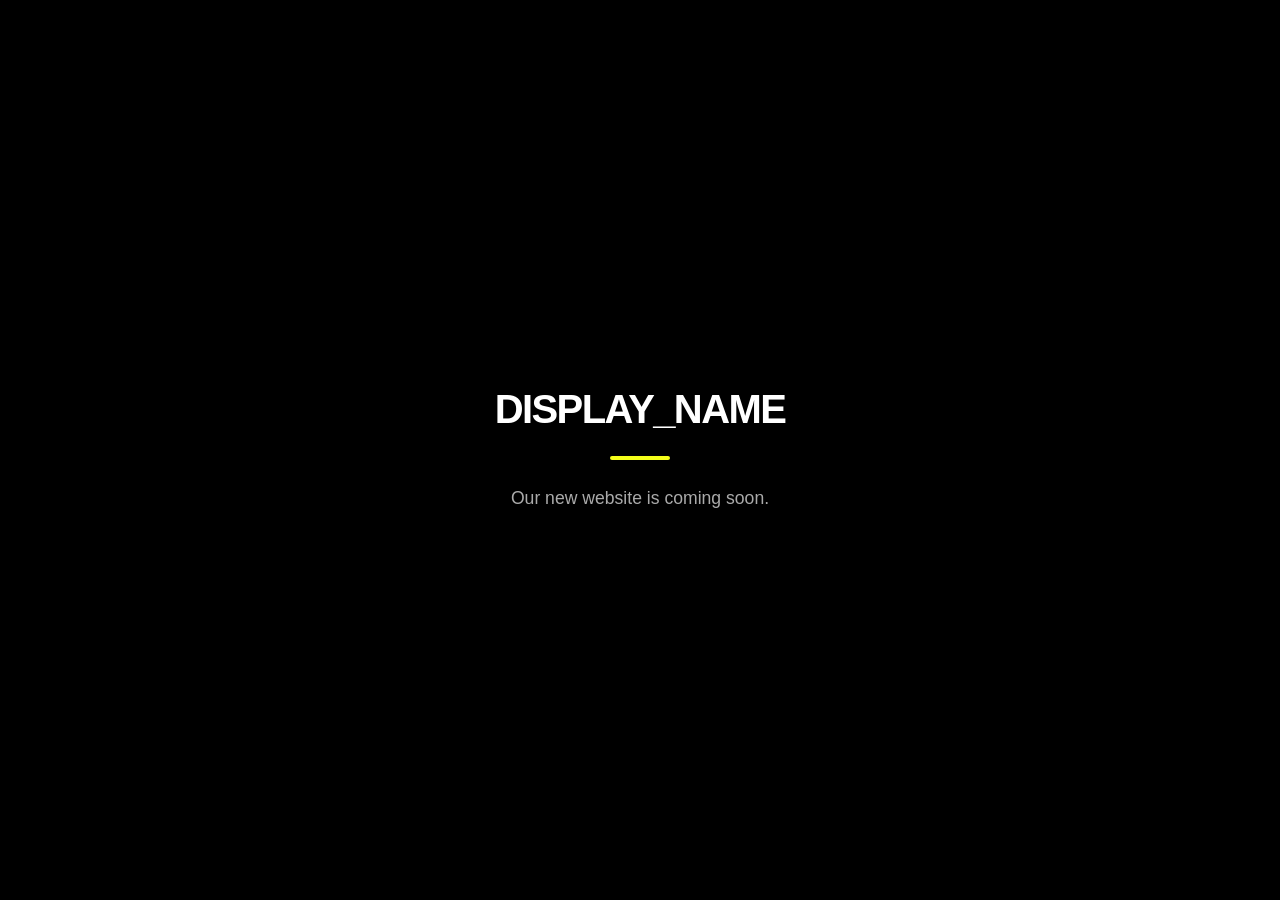
<file: coming-soon.html>
<!DOCTYPE html>
<html lang="en">
<head>
    <meta charset="UTF-8">
    <meta name="viewport" content="width=device-width, initial-scale=1.0">
    <title>Coming Soon – DISPLAY_NAME</title>
    <style>
        * { margin: 0; padding: 0; box-sizing: border-box; }
        body {
            font-family: 'Helvetica Neue', Helvetica, Arial, sans-serif;
            min-height: 100vh;
            display: flex;
            align-items: center;
            justify-content: center;
            background: #000000;
            color: #ffffff;
            text-align: center;
            padding: 2rem;
        }
        .container { max-width: 520px; }
        h1 {
            font-size: 2.5rem;
            font-weight: 700;
            text-transform: uppercase;
            letter-spacing: -0.04em;
            margin-bottom: 1rem;
        }
        p {
            font-size: 1.1rem;
            color: #aaaaaa;
            line-height: 1.6;
        }
        .bar {
            width: 60px;
            height: 4px;
            background: #f5ff1a;
            border-radius: 2px;
            margin: 1.5rem auto;
        }
    </style>
</head>
<body>
    <div class="container">
        <h1>DISPLAY_NAME</h1>
        <div class="bar"></div>
        <p>Our new website is coming soon.</p>
    </div>
</body>
</html>
</file>
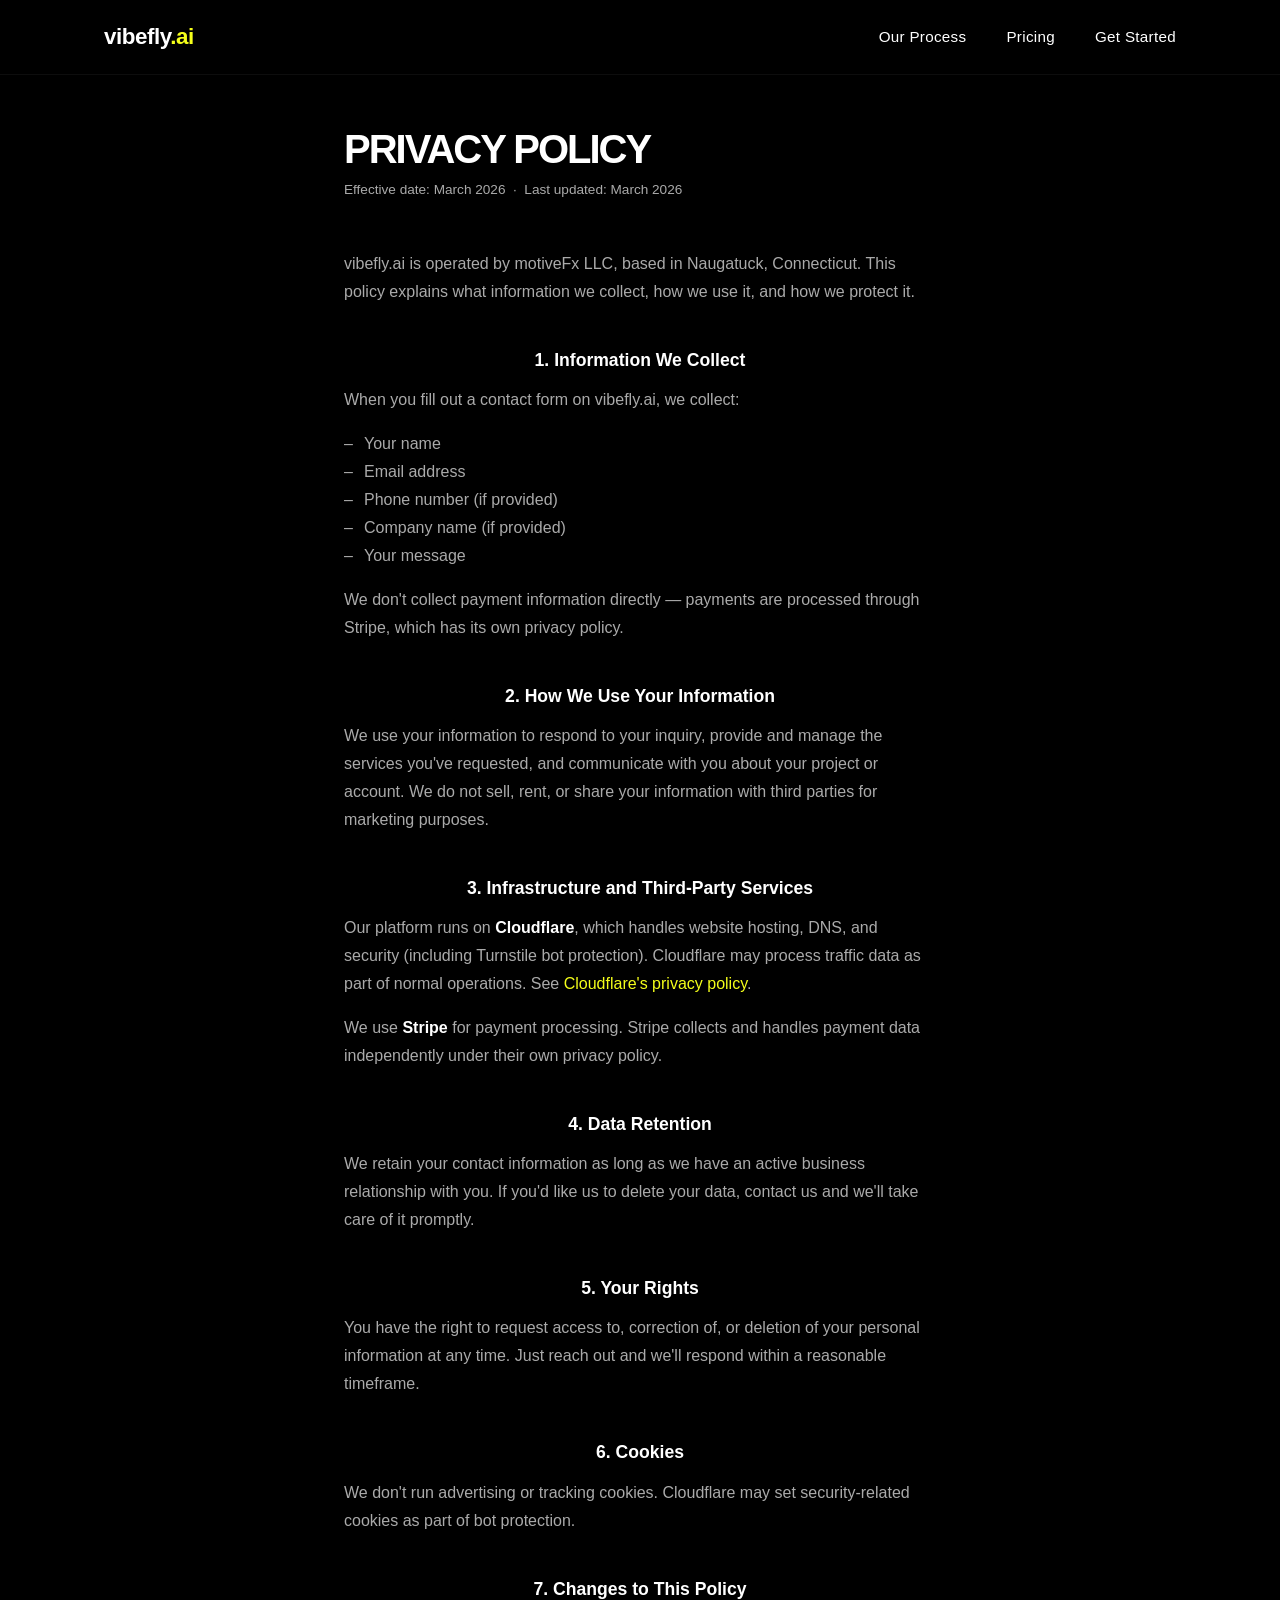
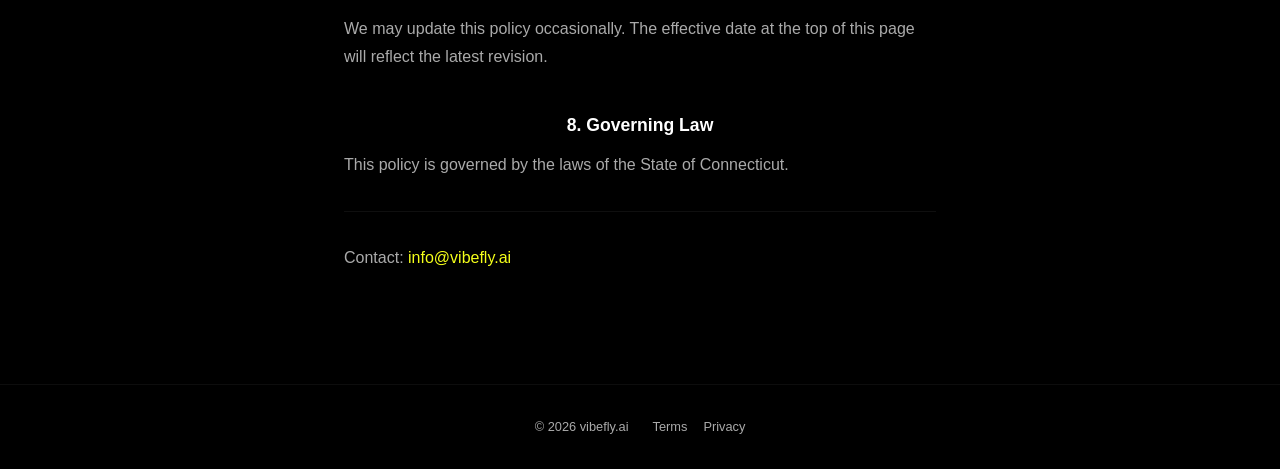
<file: htdocs/privacy.html>
<!DOCTYPE html>
<html lang="en">
<head>
    <meta charset="UTF-8">
    <meta name="viewport" content="width=device-width, initial-scale=1.0">
    <title>Privacy Policy — vibefly.ai</title>
    <meta name="description" content="Privacy Policy for vibefly.ai, a web design and hosting service by motiveFx LLC.">
    <link rel="stylesheet" href="styles.css">
    <style>
        .legal-page {
            max-width: 720px;
            margin: 0 auto;
            padding: 8rem 5% 6rem;
        }
        .legal-page h1 {
            font-size: 2.5rem;
            font-weight: 800;
            margin-bottom: 0.5rem;
            color: var(--color-text-primary);
        }
        .legal-page .legal-meta {
            font-size: 0.85rem;
            color: var(--color-text-secondary);
            margin-bottom: 3rem;
        }
        .legal-page h2 {
            font-size: 1.1rem;
            font-weight: 700;
            color: var(--color-text-primary);
            margin: 2.5rem 0 0.75rem;
        }
        .legal-page p {
            color: var(--color-text-secondary);
            line-height: 1.75;
            margin-bottom: 1rem;
        }
        .legal-page ul {
            list-style: none;
            margin: 0 0 1rem;
            padding: 0;
        }
        .legal-page ul li {
            color: var(--color-text-secondary);
            line-height: 1.75;
            padding-left: 1.25rem;
            position: relative;
        }
        .legal-page ul li::before {
            content: '–';
            position: absolute;
            left: 0;
            color: var(--color-text-secondary);
        }
        .legal-page a {
            color: var(--color-accent-neon);
        }
        .legal-page a:hover {
            text-decoration: underline;
        }
        .legal-page hr {
            border: none;
            border-top: 1px solid rgba(255,255,255,0.06);
            margin: 2rem 0;
        }
    </style>
</head>
<body class="content-loaded">

    <header class="site-header" role="banner">
        <div class="header-inner">
            <a href="/" class="logo">
                <span>vibefly</span><span class="logo-dot">.ai</span>
            </a>
            <nav class="main-nav" id="main-nav" role="navigation">
                <ul class="nav-list">
                    <li><a class="nav-link" href="/#how-it-works">Our Process</a></li>
                    <li><a class="nav-link" href="/#pricing">Pricing</a></li>
                    <li><a class="nav-link" href="/#contact">Get Started</a></li>
                </ul>
            </nav>
        </div>
    </header>

    <main class="legal-page">
        <h1>Privacy Policy</h1>
        <p class="legal-meta">Effective date: March 2026 &nbsp;·&nbsp; Last updated: March 2026</p>

        <p>vibefly.ai is operated by motiveFx LLC, based in Naugatuck, Connecticut. This policy explains what information we collect, how we use it, and how we protect it.</p>

        <h2>1. Information We Collect</h2>
        <p>When you fill out a contact form on vibefly.ai, we collect:</p>
        <ul>
            <li>Your name</li>
            <li>Email address</li>
            <li>Phone number (if provided)</li>
            <li>Company name (if provided)</li>
            <li>Your message</li>
        </ul>
        <p>We don't collect payment information directly — payments are processed through Stripe, which has its own privacy policy.</p>

        <h2>2. How We Use Your Information</h2>
        <p>We use your information to respond to your inquiry, provide and manage the services you've requested, and communicate with you about your project or account. We do not sell, rent, or share your information with third parties for marketing purposes.</p>

        <h2>3. Infrastructure and Third-Party Services</h2>
        <p>Our platform runs on <strong style="color:var(--color-text-primary)">Cloudflare</strong>, which handles website hosting, DNS, and security (including Turnstile bot protection). Cloudflare may process traffic data as part of normal operations. See <a href="https://www.cloudflare.com/privacypolicy/" target="_blank" rel="noopener">Cloudflare's privacy policy</a>.</p>
        <p>We use <strong style="color:var(--color-text-primary)">Stripe</strong> for payment processing. Stripe collects and handles payment data independently under their own privacy policy.</p>

        <h2>4. Data Retention</h2>
        <p>We retain your contact information as long as we have an active business relationship with you. If you'd like us to delete your data, contact us and we'll take care of it promptly.</p>

        <h2>5. Your Rights</h2>
        <p>You have the right to request access to, correction of, or deletion of your personal information at any time. Just reach out and we'll respond within a reasonable timeframe.</p>

        <h2>6. Cookies</h2>
        <p>We don't run advertising or tracking cookies. Cloudflare may set security-related cookies as part of bot protection.</p>

        <h2>7. Changes to This Policy</h2>
        <p>We may update this policy occasionally. The effective date at the top of this page will reflect the latest revision.</p>

        <h2>8. Governing Law</h2>
        <p>This policy is governed by the laws of the State of Connecticut.</p>

        <hr>
        <p>Contact: <a href="mailto:info@vibefly.ai">info@vibefly.ai</a></p>
    </main>

    <footer class="site-footer">
        <p class="footer-copy">© 2026 vibefly.ai</p>
        <nav class="footer-legal" aria-label="Legal">
            <a href="/terms">Terms</a>
            <a href="/privacy">Privacy</a>
        </nav>
    </footer>

</body>
</html>
</file>
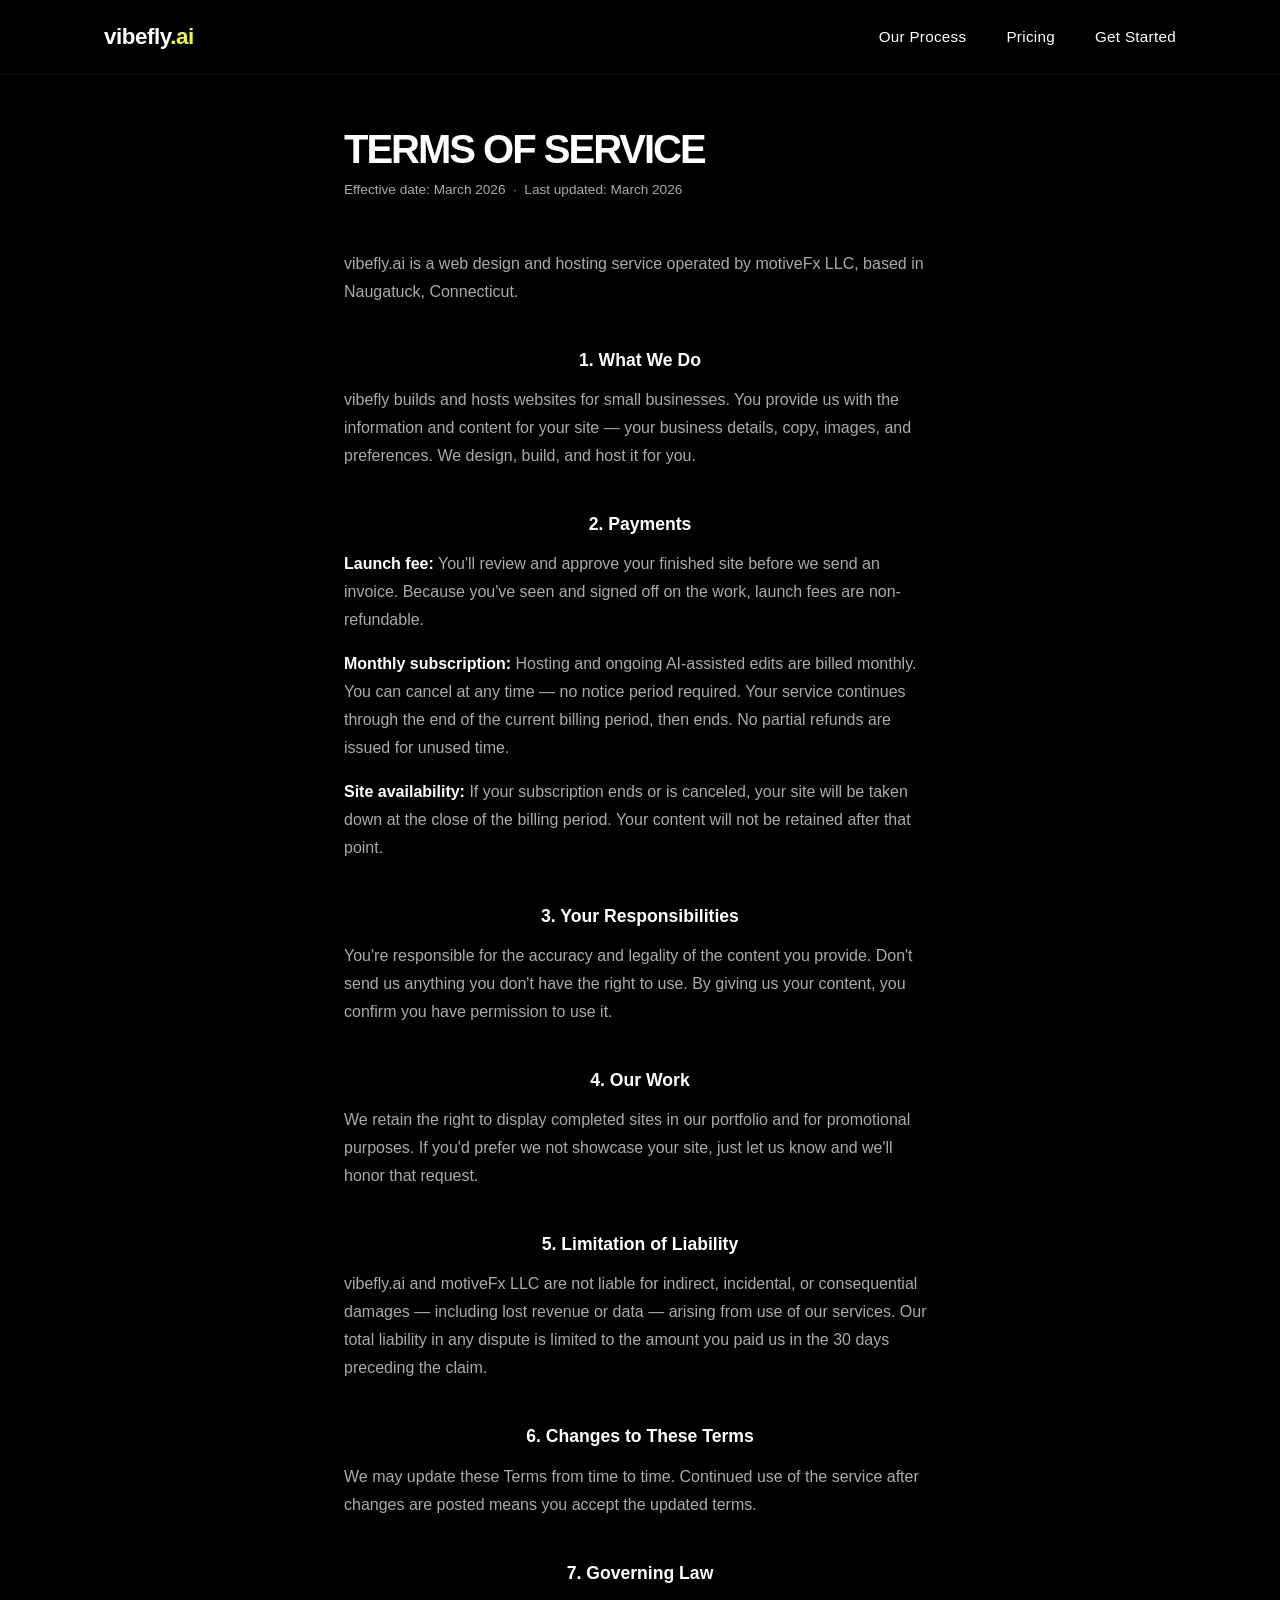
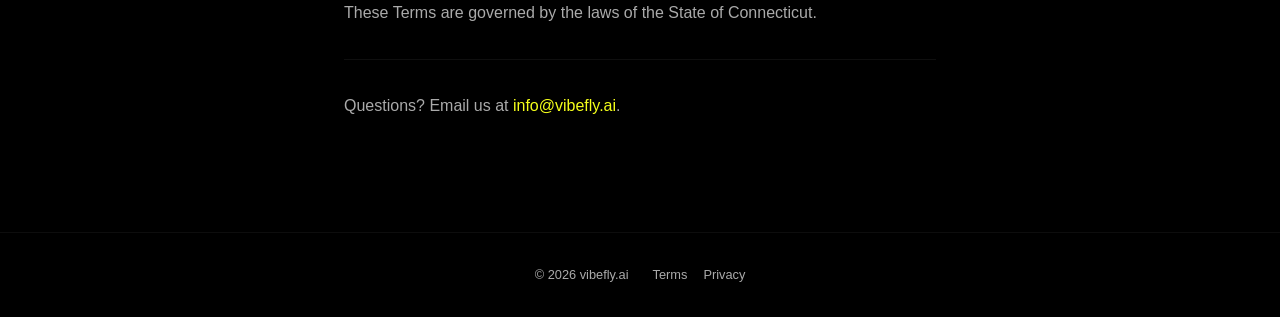
<file: htdocs/terms.html>
<!DOCTYPE html>
<html lang="en">
<head>
    <meta charset="UTF-8">
    <meta name="viewport" content="width=device-width, initial-scale=1.0">
    <title>Terms of Service — vibefly.ai</title>
    <meta name="description" content="Terms of Service for vibefly.ai, a web design and hosting service by motiveFx LLC.">
    <link rel="stylesheet" href="styles.css">
    <style>
        .legal-page {
            max-width: 720px;
            margin: 0 auto;
            padding: 8rem 5% 6rem;
        }
        .legal-page h1 {
            font-size: 2.5rem;
            font-weight: 800;
            margin-bottom: 0.5rem;
            color: var(--color-text-primary);
        }
        .legal-page .legal-meta {
            font-size: 0.85rem;
            color: var(--color-text-secondary);
            margin-bottom: 3rem;
        }
        .legal-page h2 {
            font-size: 1.1rem;
            font-weight: 700;
            color: var(--color-text-primary);
            margin: 2.5rem 0 0.75rem;
        }
        .legal-page p {
            color: var(--color-text-secondary);
            line-height: 1.75;
            margin-bottom: 1rem;
        }
        .legal-page a {
            color: var(--color-accent-neon);
        }
        .legal-page a:hover {
            text-decoration: underline;
        }
        .legal-page hr {
            border: none;
            border-top: 1px solid rgba(255,255,255,0.06);
            margin: 2rem 0;
        }
    </style>
</head>
<body class="content-loaded">

    <header class="site-header" role="banner">
        <div class="header-inner">
            <a href="/" class="logo">
                <span>vibefly</span><span class="logo-dot">.ai</span>
            </a>
            <nav class="main-nav" id="main-nav" role="navigation">
                <ul class="nav-list">
                    <li><a class="nav-link" href="/#how-it-works">Our Process</a></li>
                    <li><a class="nav-link" href="/#pricing">Pricing</a></li>
                    <li><a class="nav-link" href="/#contact">Get Started</a></li>
                </ul>
            </nav>
        </div>
    </header>

    <main class="legal-page">
        <h1>Terms of Service</h1>
        <p class="legal-meta">Effective date: March 2026 &nbsp;·&nbsp; Last updated: March 2026</p>

        <p>vibefly.ai is a web design and hosting service operated by motiveFx LLC, based in Naugatuck, Connecticut.</p>

        <h2>1. What We Do</h2>
        <p>vibefly builds and hosts websites for small businesses. You provide us with the information and content for your site — your business details, copy, images, and preferences. We design, build, and host it for you.</p>

        <h2>2. Payments</h2>
        <p><strong style="color:var(--color-text-primary)">Launch fee:</strong> You'll review and approve your finished site before we send an invoice. Because you've seen and signed off on the work, launch fees are non-refundable.</p>
        <p><strong style="color:var(--color-text-primary)">Monthly subscription:</strong> Hosting and ongoing AI-assisted edits are billed monthly. You can cancel at any time — no notice period required. Your service continues through the end of the current billing period, then ends. No partial refunds are issued for unused time.</p>
        <p><strong style="color:var(--color-text-primary)">Site availability:</strong> If your subscription ends or is canceled, your site will be taken down at the close of the billing period. Your content will not be retained after that point.</p>

        <h2>3. Your Responsibilities</h2>
        <p>You're responsible for the accuracy and legality of the content you provide. Don't send us anything you don't have the right to use. By giving us your content, you confirm you have permission to use it.</p>

        <h2>4. Our Work</h2>
        <p>We retain the right to display completed sites in our portfolio and for promotional purposes. If you'd prefer we not showcase your site, just let us know and we'll honor that request.</p>

        <h2>5. Limitation of Liability</h2>
        <p>vibefly.ai and motiveFx LLC are not liable for indirect, incidental, or consequential damages — including lost revenue or data — arising from use of our services. Our total liability in any dispute is limited to the amount you paid us in the 30 days preceding the claim.</p>

        <h2>6. Changes to These Terms</h2>
        <p>We may update these Terms from time to time. Continued use of the service after changes are posted means you accept the updated terms.</p>

        <h2>7. Governing Law</h2>
        <p>These Terms are governed by the laws of the State of Connecticut.</p>

        <hr>
        <p>Questions? Email us at <a href="mailto:info@vibefly.ai">info@vibefly.ai</a>.</p>
    </main>

    <footer class="site-footer">
        <p class="footer-copy">© 2026 vibefly.ai</p>
        <nav class="footer-legal" aria-label="Legal">
            <a href="/terms">Terms</a>
            <a href="/privacy">Privacy</a>
        </nav>
    </footer>

</body>
</html>
</file>
<file: htdocs/styles.css>
/* ==========================================================================
   vibefly.ai — Styles
   Matches motivefx.com design system: dark bg, neon yellow accent, blue accents
   ========================================================================== */

/* ---------- Custom Properties ---------- */
:root {
    --color-dark-bg: #000000;
    --color-light-bg: rgba(2, 3, 10, 0.62);
    --color-accent-neon: #f5ff1a;
    --color-accent-blue: #3c78ff;
    --color-border-card: rgba(100, 180, 255, 0.6);
    --color-border-card-hover: rgba(0, 220, 255, 0.9);
    --color-text-primary: #FFFFFF;
    --color-text-secondary: #AAAAAA;
    --color-accent-green: #4ade80;
    --font-primary: 'Helvetica Neue', Helvetica, Arial, sans-serif;
    --transition-speed: 0.3s ease-in-out;
    --border-radius: 12px;
    --section-padding: 8rem 5%;
    --max-width: 1200px;
}

/* ---------- Reset ---------- */
*, *::before, *::after {
    margin: 0;
    padding: 0;
    box-sizing: border-box;
}

html {
    scroll-behavior: smooth;
    scroll-padding-top: 80px;
}

body {
    font-family: var(--font-primary);
    background-color: var(--color-dark-bg);
    color: var(--color-text-primary);
    font-size: 1rem;
    line-height: 1.6;
    -webkit-font-smoothing: antialiased;
    -moz-osx-font-smoothing: grayscale;
}

a {
    color: inherit;
    text-decoration: none;
}

img {
    max-width: 100%;
    display: block;
}

/* ---------- Typography ---------- */
h1 {
    font-size: 4.5rem;
    font-weight: 700;
    text-transform: uppercase;
    letter-spacing: -0.05em;
    line-height: 1.05;
}

h2 {
    font-size: 3rem;
    font-weight: 700;
    color: var(--color-accent-neon);
    text-align: center;
    margin-bottom: 4rem;
}

h3 {
    font-size: 1.5rem;
    font-weight: 700;
    color: var(--color-accent-neon);
}

/* ---------- Header ---------- */
.site-header {
    position: fixed;
    top: 0;
    left: 0;
    width: 100%;
    z-index: 1000;
    background: rgba(0, 0, 0, 1);
    border-bottom: 1px solid rgba(255, 255, 255, 0.05);
}

.header-inner {
    display: flex;
    align-items: center;
    justify-content: space-between;
    max-width: var(--max-width);
    margin: 0 auto;
    padding: 1.2rem 5%;
}

.logo {
    font-size: 1.4rem;
    font-weight: 700;
    letter-spacing: -0.02em;
    transition: color var(--transition-speed), text-shadow var(--transition-speed);
}

.logo:hover {
    color: var(--color-accent-neon);
    text-shadow: 0 0 8px rgba(245, 255, 26, 0.7);
}

.logo-dot {
    color: var(--color-accent-neon);
}

.nav-list {
    display: flex;
    list-style: none;
    gap: 2.5rem;
}

.nav-link {
    font-size: 0.95rem;
    font-weight: 500;
    letter-spacing: 0.02em;
    transition: color var(--transition-speed);
}

.nav-link:hover {
    color: var(--color-accent-neon);
}

/* Nav toggle (mobile) */
.nav-toggle {
    display: none;
    background: none;
    border: none;
    cursor: pointer;
    padding: 0.5rem;
    flex-direction: column;
    gap: 5px;
}

.nav-toggle__bar {
    display: block;
    width: 24px;
    height: 2px;
    background: var(--color-text-primary);
    border-radius: 2px;
    transition: transform var(--transition-speed), opacity var(--transition-speed);
}

/* ---------- Hero ---------- */
.hero {
    position: relative;
    min-height: 100vh;
    display: flex;
    align-items: center;
    justify-content: center;
    padding: 0 5%;
}

.hero-bg {
    position: fixed;
    inset: 0;
    z-index: 0;
    pointer-events: none;
}

/* Global background orbs (fixed, visible across all sections) */
.bg-orbs {
    position: fixed;
    inset: 0;
    pointer-events: none;
    z-index: 0;
}

.bg-orb {
    position: absolute;
    border-radius: 50%;
    filter: blur(100px);
    opacity: 0;
    animation: orb-drift 20s ease-in-out infinite;
}

.bg-orb--1 {
    width: 700px;
    height: 700px;
    background: radial-gradient(circle, rgba(60, 120, 255, 0.5) 0%, transparent 70%);
    top: 20%;
    left: -10%;
    animation-delay: -5s;
    animation-duration: 22s;
}

.bg-orb--2 {
    width: 600px;
    height: 600px;
    background: radial-gradient(circle, rgba(245, 255, 26, 0.3) 0%, transparent 70%);
    bottom: 10%;
    right: -10%;
    animation-delay: -10s;
    animation-duration: 26s;
}

.bg-orb--3 {
    width: 500px;
    height: 500px;
    background: radial-gradient(circle, rgba(0, 220, 255, 0.4) 0%, transparent 70%);
    top: 60%;
    left: 50%;
    animation-delay: -15s;
    animation-duration: 30s;
}

/* Floating orbs */
.hero-orb {
    position: absolute;
    border-radius: 50%;
    filter: blur(80px);
    opacity: 0;
    animation: orb-drift 12s ease-in-out infinite;
}

.hero-orb--1 {
    width: 600px;
    height: 600px;
    background: radial-gradient(circle, rgba(60, 120, 255, 0.5) 0%, rgba(60, 120, 255, 0.15) 40%, transparent 70%);
    top: -10%;
    left: -5%;
    filter: blur(60px);
    animation-delay: 0s;
    animation-duration: 14s;
}

.hero-orb--2 {
    width: 500px;
    height: 500px;
    background: radial-gradient(circle, rgba(245, 255, 26, 0.35) 0%, rgba(245, 255, 26, 0.1) 40%, transparent 70%);
    bottom: -5%;
    right: -5%;
    filter: blur(60px);
    animation-delay: -4s;
    animation-duration: 16s;
}

.hero-orb--3 {
    width: 450px;
    height: 450px;
    background: radial-gradient(circle, rgba(0, 220, 255, 0.4) 0%, rgba(0, 220, 255, 0.12) 40%, transparent 70%);
    top: 30%;
    right: 15%;
    filter: blur(60px);
    animation-delay: -8s;
    animation-duration: 18s;
}

@keyframes orb-drift {
    0%, 100% {
        opacity: 0.6;
        transform: translate(0, 0) scale(1);
    }
    25% {
        opacity: 1;
        transform: translate(30px, -20px) scale(1.1);
    }
    50% {
        opacity: 0.7;
        transform: translate(-20px, 15px) scale(0.95);
    }
    75% {
        opacity: 1;
        transform: translate(15px, 25px) scale(1.05);
    }
}

/* Dot grid */
.hero-grid {
    position: absolute;
    inset: 0;
    background-image: radial-gradient(rgba(100, 180, 255, 0.2) 1.5px, transparent 1.5px);
    background-size: 30px 30px;
    mask-image: radial-gradient(ellipse 80% 70% at 50% 50%, black 10%, transparent 70%);
    -webkit-mask-image: radial-gradient(ellipse 80% 70% at 50% 50%, black 10%, transparent 70%);
    animation: grid-fade 6s ease-in-out infinite alternate;
}

@keyframes grid-fade {
    0%   { opacity: 0.2; }
    100% { opacity: 0.45; }
}

/* Bottom gradient fade — disabled (hero-bg is now fixed) */
.hero-bg__fade {
    content: '';
    position: absolute;
    bottom: 0;
    left: 0;
    width: 100%;
    height: 200px;
    background: linear-gradient(to top, var(--color-dark-bg), transparent);
    z-index: 1;
}

.hero-content {
    position: relative;
    z-index: 2;
    max-width: 800px;
    text-align: center;
}

.hero-tagline {
    font-size: 1.1rem;
    color: var(--color-accent-neon);
    text-transform: uppercase;
    letter-spacing: 0.2em;
    font-weight: 600;
    margin-bottom: 1.5rem;
}

.hero-title {
    margin-bottom: 1.5rem;
}

.hero-subtext {
    font-size: 1.25rem;
    color: var(--color-text-secondary);
    max-width: 560px;
    margin: 0 auto 2.5rem;
    line-height: 1.7;
}

/* ---------- Buttons ---------- */
.primary-shiny-btn {
    display: inline-flex;
    align-items: center;
    justify-content: center;
    background: var(--color-accent-neon);
    color: #000000;
    border: 2px solid var(--color-accent-neon);
    border-radius: var(--border-radius);
    font-family: var(--font-primary);
    font-weight: 700;
    text-transform: uppercase;
    cursor: pointer;
    transition: transform var(--transition-speed), box-shadow var(--transition-speed);
    box-shadow:
        0 0 30px rgba(245, 255, 26, 0.25),
        0 0 18px rgba(245, 255, 26, 0.35);
}

.primary-shiny-btn:hover {
    transform: translateY(-2px) scale(1.02);
    box-shadow:
        0 0 34px rgba(245, 255, 26, 0.35),
        0 0 28px rgba(245, 255, 26, 0.45);
}

.cta-button--wide {
    padding: 1.2rem 3.5rem;
    font-size: 1.05rem;
    letter-spacing: 0.08em;
}

/* ---------- Sections ---------- */
.section {
    padding: var(--section-padding);
    position: relative;
    z-index: 1;
}

.section-heading {
    font-size: 3rem;
    font-weight: 700;
    color: var(--color-accent-neon);
    text-align: center;
    margin-bottom: 4rem;
    transition: opacity 0.3s ease;
}

/* ---------- Steps Grid ---------- */
.steps-grid {
    display: grid;
    grid-template-columns: repeat(3, 1fr);
    gap: 2rem;
    max-width: var(--max-width);
    margin: 0 auto;
}

.step-card {
    position: relative;
    background: var(--color-light-bg);
    border: 1px solid var(--color-border-card);
    border-radius: var(--border-radius);
    padding: 3rem 2.5rem;
    box-shadow: 0 5px 20px rgba(0, 0, 0, 0.5);
    transition: transform var(--transition-speed), border-color var(--transition-speed), box-shadow var(--transition-speed);
    overflow: hidden;
}

/* Shine sweep effect */
.step-card::before {
    content: '';
    position: absolute;
    top: 0;
    left: -75%;
    width: 50%;
    height: 100%;
    background: linear-gradient(
        to right,
        rgba(60, 120, 255, 0.01),
        rgba(60, 120, 255, 0.08),
        rgba(60, 120, 255, 0.01)
    );
    transform: skewX(-25deg);
    transition: left 0.6s ease;
    pointer-events: none;
}

.step-card:hover::before {
    left: 125%;
}

.step-card:hover {
    transform: translateY(-4px);
    border-color: var(--color-border-card-hover);
    box-shadow: 0 8px 22px rgba(60, 120, 255, 0.16);
}

.step-card__icon {
    color: var(--color-accent-blue);
    margin-bottom: 1.5rem;
}


.step-card__title {
    margin-bottom: 1rem;
}

.step-card__text {
    color: var(--color-text-secondary);
    font-size: 1rem;
    line-height: 1.7;
}

/* ---------- Contact Section ---------- */
.section--contact {
    text-align: center;
    padding: 8rem 5%;
}

.contact-subtext {
    font-size: 1.1rem;
    color: var(--color-text-secondary);
    margin-top: -2.5rem;
    margin-bottom: 3rem;
    line-height: 1.7;
}

/* ---------- Contact Form ---------- */
.contact-form {
    max-width: 700px;
    margin: 0 auto;
    display: flex;
    flex-direction: column;
    gap: 1.5rem;
    text-align: left;
    transition: opacity 0.4s ease, transform 0.4s ease;
}

.contact-form.is-hidden {
    opacity: 0;
    transform: translateY(20px);
    pointer-events: none;
}

.form-row {
    display: flex;
    flex-direction: column;
    gap: 0.75rem;
}

.form-row label {
    font-weight: 600;
    letter-spacing: 0.05em;
    text-transform: uppercase;
    font-size: 0.85rem;
    color: var(--color-text-secondary);
}

.form-row input,
.form-row textarea {
    background: var(--color-light-bg);
    border: 1px solid var(--color-border-card);
    padding: 1.15rem 1.25rem;
    color: var(--color-text-primary);
    font-family: var(--font-primary);
    font-size: 1rem;
    border-radius: var(--border-radius);
    box-shadow: 0 5px 20px rgba(0, 0, 0, 0.5);
    transition: border var(--transition-speed), box-shadow var(--transition-speed), background var(--transition-speed);
}

.form-row input:focus,
.form-row textarea:focus {
    outline: none;
    border-color: var(--color-border-card-hover);
    background: rgba(5, 8, 20, 0.92);
    box-shadow:
        0 8px 25px rgba(60, 120, 255, 0.18),
        0 0 15px rgba(60, 120, 255, 0.2);
}

.form-row input::placeholder,
.form-row textarea::placeholder {
    color: rgba(170, 170, 170, 0.4);
}

.honeypot {
    position: absolute;
    left: -5000px;
    opacity: 0;
}


/* ---------- Contact Sending State ---------- */
.contact-sending {
    max-width: 700px;
    margin: 0 auto;
    text-align: center;
    padding: 4rem 1rem;
    opacity: 0;
    transform: translateY(-15px);
    transition: opacity 0.5s ease, transform 0.5s ease;
}

.contact-sending.is-visible {
    opacity: 1;
    transform: translateY(0);
}

.sending-status {
    font-size: 1.15rem;
    color: var(--color-text-secondary);
    margin-bottom: 2.5rem;
    min-height: 1.6em;
    letter-spacing: 0.03em;
    transition: opacity 0.2s ease, transform 0.2s ease;
}

.sending-progress-track {
    width: 100%;
    height: 3px;
    background: rgba(255, 255, 255, 0.06);
    border-radius: 2px;
    overflow: hidden;
}

.sending-progress-bar {
    width: 0;
    height: 100%;
    background: linear-gradient(90deg, var(--color-accent-blue), var(--color-accent-neon));
    border-radius: 2px;
    box-shadow: 0 0 14px rgba(245, 255, 26, 0.25);
    transition: width 5s ease-out;
}

.sending-progress-bar.is-complete {
    width: 100% !important;
    transition: width 0.5s ease-out;
}

/* ---------- Contact Thank You State ---------- */
.form-thank-you {
    text-align: center;
    max-width: 700px;
    margin: 0 auto;
    padding: 3rem 1rem;
    opacity: 0;
    transform: translateY(25px);
    transition: opacity 0.7s ease, transform 0.7s ease;
}

.form-thank-you.is-visible {
    opacity: 1;
    transform: translateY(0);
}

.form-thank-you p {
    font-size: 1.2rem;
    color: var(--color-text-secondary);
    margin-bottom: 0.75rem;
    line-height: 1.7;
}

.form-thank-you .thank-you-subtext {
    font-size: 0.95rem;
    color: rgba(170, 170, 170, 0.6);
    margin-top: 1rem;
}

/* ---------- Footer ---------- */
.site-footer {
    position: relative;
    z-index: 1;
    display: flex;
    align-items: center;
    justify-content: center;
    gap: 1.5rem;
    padding: 2rem 5%;
    font-size: 0.8rem;
    color: var(--color-text-secondary);
    border-top: 1px solid rgba(255, 255, 255, 0.05);
}

.footer-sep { opacity: 0.3; user-select: none; }

.footer-legal {
    display: flex;
    gap: 1rem;
}

.site-footer a {
    color: var(--color-text-secondary);
    transition: color var(--transition-speed);
}

.site-footer a:hover {
    color: var(--color-text-primary);
}

/* ---------- Section Reveal Animation ---------- */
.section {
    opacity: 0;
    transform: translateY(40px);
    transition: opacity 0.9s ease, transform 0.9s ease;
}

.section.section-visible {
    opacity: 1;
    transform: translateY(0);
}

/* ---------- Container (for dynamic sections) ---------- */
.container {
    max-width: var(--max-width);
    margin: 0 auto;
    padding: 0 5%;
}

/* ---------- Section alt background ---------- */
.section--alt {
    background: transparent;
}

/* ---------- Dynamic section header ---------- */
.section__header {
    text-align: center;
    margin-bottom: 3rem;
}

.section__label {
    font-size: 0.85rem;
    font-weight: 600;
    text-transform: uppercase;
    letter-spacing: 0.2em;
    color: var(--color-accent-neon);
    margin-bottom: 0.75rem;
}

.section__subheading {
    font-size: 1.05rem;
    color: var(--color-text-secondary);
    max-width: 600px;
    margin: -2rem auto 0;
    line-height: 1.7;
}

#pricing .section__subheading {
    color: var(--color-accent-green);
}

/* ---------- Cards grid (dynamic sections) ---------- */
.cards-grid {
    display: grid;
    grid-template-columns: repeat(auto-fit, minmax(260px, 1fr));
    gap: 2rem;
    max-width: var(--max-width);
    margin: 0 auto;
}

.card {
    position: relative;
    background: var(--color-light-bg);
    border: 1px solid var(--color-border-card);
    border-radius: var(--border-radius);
    padding: 2rem 2rem 2.25rem;
    box-shadow: 0 5px 20px rgba(0, 0, 0, 0.5);
    transition: transform var(--transition-speed), border-color var(--transition-speed), box-shadow var(--transition-speed);
    overflow: hidden;
}

.card::before {
    content: '';
    position: absolute;
    top: 0;
    left: -75%;
    width: 50%;
    height: 100%;
    background: linear-gradient(to right, rgba(60,120,255,0.01), rgba(60,120,255,0.08), rgba(60,120,255,0.01));
    transform: skewX(-25deg);
    transition: left 0.6s ease;
    pointer-events: none;
}

.card:hover::before {
    left: 125%;
}

.card:hover {
    transform: translateY(-4px);
    border-color: var(--color-border-card-hover);
    box-shadow: 0 8px 22px rgba(60, 120, 255, 0.16);
}

.card__header {
    display: flex;
    align-items: center;
    justify-content: space-between;
    gap: 1rem;
    margin-bottom: 1rem;
}

.card__icon {
    color: var(--color-accent-neon);
    flex-shrink: 0;
    line-height: 0;
}

.card__icon svg {
    width: 28px;
    height: 28px;
}

.card__title {
    font-size: 1.5rem;
    color: var(--color-text-primary);
    margin-bottom: 0;
}

.card__text {
    color: var(--color-text-secondary);
    font-size: 1rem;
    line-height: 1.7;
}

/* ---------- Testimonials grid (dynamic sections) ---------- */
.testimonials-grid {
    display: grid;
    grid-template-columns: repeat(auto-fit, minmax(260px, 1fr));
    gap: 2rem;
    max-width: var(--max-width);
    margin: 0 auto;
}

.testimonial-card {
    background: var(--color-light-bg);
    border: 1px solid var(--color-border-card);
    border-radius: var(--border-radius);
    padding: 2.5rem;
    transition: border-color var(--transition-speed);
}

.testimonial-card:hover {
    border-color: var(--color-border-card-hover);
}

.testimonial-card__stars {
    display: flex;
    gap: 4px;
    margin-bottom: 1.25rem;
}

.testimonial-card__quote {
    font-size: 0.95rem;
    color: var(--color-text-secondary);
    line-height: 1.7;
    font-style: italic;
    margin-bottom: 1.5rem;
}

.testimonial-card__author {
    display: flex;
    flex-direction: column;
    gap: 4px;
}

.testimonial-card__author strong {
    color: var(--color-text-primary);
    font-size: 0.95rem;
}

.testimonial-card__author span {
    font-size: 0.85rem;
    color: rgba(170, 170, 170, 0.6);
}

/* ---------- Contact form — direct injection (no .form-row wrapper) ---------- */
/* Tighten gap: labels+inputs are individual flex children, not wrapped in .form-row */
.contact-form {
    gap: 0.25rem;
}

.contact-form label {
    font-weight: 600;
    letter-spacing: 0.05em;
    text-transform: uppercase;
    font-size: 0.85rem;
    color: var(--color-text-secondary);
    margin-top: 1.25rem;
    display: block;
}

.contact-form label:first-of-type {
    margin-top: 0;
}

.contact-form button[type="submit"] {
    margin-top: 2rem;
}

.contact-form input,
.contact-form select,
.contact-form textarea {
    width: 100%;
    display: block;
    background: var(--color-light-bg);
    border: 1px solid var(--color-border-card);
    padding: 1.15rem 1.25rem;
    color: var(--color-text-primary);
    font-family: var(--font-primary);
    font-size: 1rem;
    border-radius: var(--border-radius);
    box-shadow: 0 5px 20px rgba(0, 0, 0, 0.5);
    transition: border var(--transition-speed), box-shadow var(--transition-speed), background var(--transition-speed);
}

.contact-form input:focus,
.contact-form select:focus,
.contact-form textarea:focus {
    outline: none;
    border-color: var(--color-border-card-hover);
    background: rgba(5, 8, 20, 0.92);
    box-shadow: 0 8px 25px rgba(60, 120, 255, 0.18), 0 0 15px rgba(60, 120, 255, 0.2);
}

.contact-form input::placeholder,
.contact-form textarea::placeholder {
    color: rgba(170, 170, 170, 0.4);
}

/* ---------- Responsive: 1024px ---------- */
@media (max-width: 1024px) {
    h1 { font-size: 3.5rem; }
    .section-heading { font-size: 2.4rem; }
    .section { padding: 6rem 6%; }
    .section--cta { padding: 8rem 6%; }
}

/* ---------- Responsive: 768px ---------- */
@media (max-width: 768px) {
    h1 { font-size: 2.8rem; }
    .section-heading { font-size: 2rem; }
    .section { padding: 5rem 7%; }
    .section--cta { padding: 6rem 7%; }

    /* Disable section animations on mobile */
    .section {
        opacity: 1;
        transform: none;
    }

    /* Mobile nav */
    .nav-toggle {
        display: flex;
    }

    .main-nav {
        display: none;
        position: absolute;
        top: 100%;
        left: 0;
        width: 100%;
        background: rgba(0, 0, 0, 0.95);
        border-bottom: 1px solid rgba(255, 255, 255, 0.05);
    }

    .main-nav.is-open {
        display: block;
    }

    .nav-list {
        flex-direction: column;
        padding: 1.5rem 7%;
        gap: 0;
    }

    .nav-link {
        display: block;
        padding: 1rem 0;
        border-bottom: 1px solid rgba(255, 255, 255, 0.05);
    }

    .header-inner {
        padding: 1rem 6%;
    }

    /* Steps/cards stack */
    .steps-grid,
    .cards-grid,
    .testimonials-grid {
        grid-template-columns: 1fr;
        gap: 1.5rem;
    }

    .cta-button--wide {
        width: 100%;
    }
}

/* ---------- Responsive: 480px ---------- */
@media (max-width: 480px) {
    h1 { font-size: 2.6rem; }
    .section-heading { font-size: 2rem; }
    .section { padding: 4rem 7%; }
    .section--cta { padding: 5rem 7%; }

    .hero-subtext { font-size: 1.05rem; }

    .cta-button--wide {
        font-size: 1rem;
        letter-spacing: 0.05em;
        padding: 1.1rem 2rem;
    }
}

/* ---------- Pricing ---------- */
.pricing-grid {
    display: grid;
    grid-template-columns: repeat(3, 1fr);
    gap: 1.5rem;
    max-width: var(--max-width);
    margin: 0 auto;
}

.pricing-card {
    background: rgba(255, 255, 255, 0.03);
    border: 1px solid var(--color-border-card);
    border-radius: var(--border-radius);
    padding: 2.5rem 2rem;
    display: flex;
    flex-direction: column;
    gap: 1.5rem;
    cursor: pointer;
    transition: border-color var(--transition-speed), transform var(--transition-speed), box-shadow var(--transition-speed);
    position: relative;
}

.pricing-card:hover {
    border-color: var(--color-border-card-hover);
    box-shadow: 0 8px 22px rgba(60, 120, 255, 0.16);
    transform: translateY(-4px);
}

.pricing-card--featured {
    border-color: var(--color-border-card);
    background: rgba(100, 180, 255, 0.04);
}

.pricing-card--featured::before {
    content: 'Most Popular';
    position: absolute;
    top: -1px;
    left: 50%;
    transform: translateX(-50%);
    background: var(--color-accent-neon);
    color: #000;
    font-size: 0.65rem;
    font-weight: 700;
    letter-spacing: 0.12em;
    text-transform: uppercase;
    padding: 0.3rem 1rem;
    border-radius: 0 0 8px 8px;
    white-space: nowrap;
}

.pricing-card--selected {
    border-color: var(--color-border-card-hover);
    box-shadow: 0 8px 22px rgba(60, 120, 255, 0.16);
}

.pricing-card__name {
    font-size: 0.8rem;
    font-weight: 700;
    color: var(--color-text-secondary);
    text-transform: uppercase;
    letter-spacing: 0.15em;
}

.pricing-card__price {
    display: flex;
    align-items: baseline;
    gap: 0.2rem;
}

.pricing-card__amount {
    font-size: 3rem;
    font-weight: 700;
    color: var(--color-text-primary);
    line-height: 1;
    letter-spacing: -0.03em;
}

.pricing-card__period {
    font-size: 1rem;
    color: var(--color-text-secondary);
}

.pricing-card__turnaround {
    font-size: 0.78rem;
    color: var(--color-accent-green);
    margin-top: -0.75rem;
}

.pricing-card__bullets {
    list-style: none;
    display: flex;
    flex-direction: column;
    gap: 0.7rem;
    flex: 1;
}

.pricing-card__bullets li {
    font-size: 0.88rem;
    color: var(--color-text-secondary);
    padding-left: 1.4rem;
    position: relative;
    line-height: 1.5;
}

.pricing-card__bullets li::before {
    content: '✓';
    position: absolute;
    left: 0;
    color: var(--color-accent-green);
    font-weight: 700;
}

.pricing-card__cta {
    display: block;
    text-align: center;
    padding: 0.85rem 1.5rem;
    border-radius: 8px;
    font-weight: 700;
    font-size: 0.85rem;
    text-transform: uppercase;
    letter-spacing: 0.07em;
    border: 1px solid rgba(255, 255, 255, 0.15);
    color: var(--color-text-primary);
    transition: border-color var(--transition-speed), color var(--transition-speed), background var(--transition-speed);
}

.pricing-card__cta:hover {
    border-color: var(--color-accent-neon);
    color: var(--color-accent-neon);
}

.pricing-card--featured .pricing-card__cta {
    background: var(--color-accent-neon);
    color: #000;
    border-color: var(--color-accent-neon);
}

.pricing-card--featured .pricing-card__cta:hover {
    background: transparent;
    color: var(--color-accent-neon);
}

@media (max-width: 900px) {
    .pricing-grid {
        grid-template-columns: 1fr;
        max-width: 480px;
    }
}

/* ---------- Launch Fee Cards ---------- */
.launch-fee {
    margin-bottom: 3rem;
}

.launch-fee__label {
    font-size: 0.7rem;
    font-weight: 700;
    text-transform: uppercase;
    letter-spacing: 0.18em;
    color: var(--color-text-secondary);
    text-align: center;
    margin-bottom: 1.5rem;
}

.launch-fee__cards {
    display: grid;
    grid-template-columns: 1fr 1fr;
    gap: 1.25rem;
    max-width: 640px;
    margin: 0 auto;
}

.launch-fee__card {
    background: rgba(255, 255, 255, 0.03);
    border: 1px solid var(--color-border-card);
    border-radius: var(--border-radius);
    padding: 2rem 1.75rem;
    cursor: pointer;
    transition: border-color var(--transition-speed), box-shadow var(--transition-speed), transform var(--transition-speed);
    position: relative;
    display: flex;
    flex-direction: column;
}

.launch-fee__card:hover {
    border-color: var(--color-border-card-hover);
    box-shadow: 0 8px 22px rgba(60, 120, 255, 0.16);
    transform: translateY(-4px);
}

.launch-fee__card--selected {
    border-color: var(--color-border-card-hover);
    box-shadow: 0 8px 22px rgba(60, 120, 255, 0.16);
}

.launch-fee__card-name {
    font-size: 0.7rem;
    font-weight: 700;
    text-transform: uppercase;
    letter-spacing: 0.18em;
    color: var(--color-text-secondary);
    margin-bottom: 0.75rem;
}

.launch-fee__card-price {
    font-size: 2.75rem;
    font-weight: 800;
    color: var(--color-text-primary);
    line-height: 1;
    letter-spacing: -0.04em;
    margin-bottom: 0.9rem;
    font-family: var(--font-display);
}

.launch-fee__card-desc {
    font-size: 0.82rem;
    color: var(--color-text-secondary);
    line-height: 1.55;
    flex: 1;
}

.launch-fee__stepper {
    display: none;
    align-items: center;
    gap: 0.5rem;
    margin-top: 1.25rem;
    padding-top: 1.25rem;
    border-top: 1px solid rgba(255, 255, 255, 0.07);
}

.launch-fee__card--selected .launch-fee__stepper {
    display: flex;
}

.launch-fee__stepper-btn {
    width: 30px;
    height: 30px;
    border-radius: 6px;
    border: 1px solid var(--color-border-card);
    background: none;
    color: var(--color-text-primary);
    font-size: 1.1rem;
    line-height: 1;
    cursor: pointer;
    display: flex;
    align-items: center;
    justify-content: center;
    transition: border-color var(--transition-speed), color var(--transition-speed);
    flex-shrink: 0;
}

.launch-fee__stepper-btn:hover {
    border-color: var(--color-accent-neon);
    color: var(--color-accent-neon);
}

.launch-fee__stepper-count {
    font-size: 1rem;
    font-weight: 700;
    color: var(--color-text-primary);
    min-width: 1.25rem;
    text-align: center;
}

.launch-fee__stepper-label {
    font-size: 0.78rem;
    color: var(--color-text-secondary);
    flex: 1;
}

.launch-fee__card-total {
    display: none;
    margin-top: 0.75rem;
    font-size: 0.82rem;
    color: var(--color-accent-neon);
    font-weight: 700;
    letter-spacing: 0.02em;
}

@media (max-width: 600px) {
    .launch-fee__cards {
        grid-template-columns: 1fr;
    }
}

/* ---------- Pricing Toggle ---------- */
.pricing-toggle {
    display: flex;
    align-items: center;
    justify-content: center;
    background: rgba(255, 255, 255, 0.05);
    border: 1px solid var(--color-border-card);
    border-radius: 8px;
    padding: 0.25rem;
    width: fit-content;
    margin: 0 auto 2.5rem;
}

.pricing-toggle__btn {
    background: none;
    border: none;
    color: var(--color-text-secondary);
    font-family: var(--font-primary);
    font-size: 0.8rem;
    font-weight: 700;
    padding: 0.5rem 1.5rem;
    border-radius: 6px;
    cursor: pointer;
    transition: background var(--transition-speed), color var(--transition-speed);
    letter-spacing: 0.08em;
    text-transform: uppercase;
}

.pricing-toggle__btn.is-active {
    background: var(--color-accent-neon);
    color: #000;
}

/* ---------- Pricing Savings Badge ---------- */
.pricing-card__savings {
    display: none;
    font-size: 0.72rem;
    font-weight: 700;
    color: #000;
    background: var(--color-accent-neon);
    padding: 0.2rem 0.65rem;
    border-radius: 4px;
    text-align: center;
    margin-top: -0.5rem;
}

.pricing-section--annual .pricing-card__savings {
    display: block;
}
</file>
